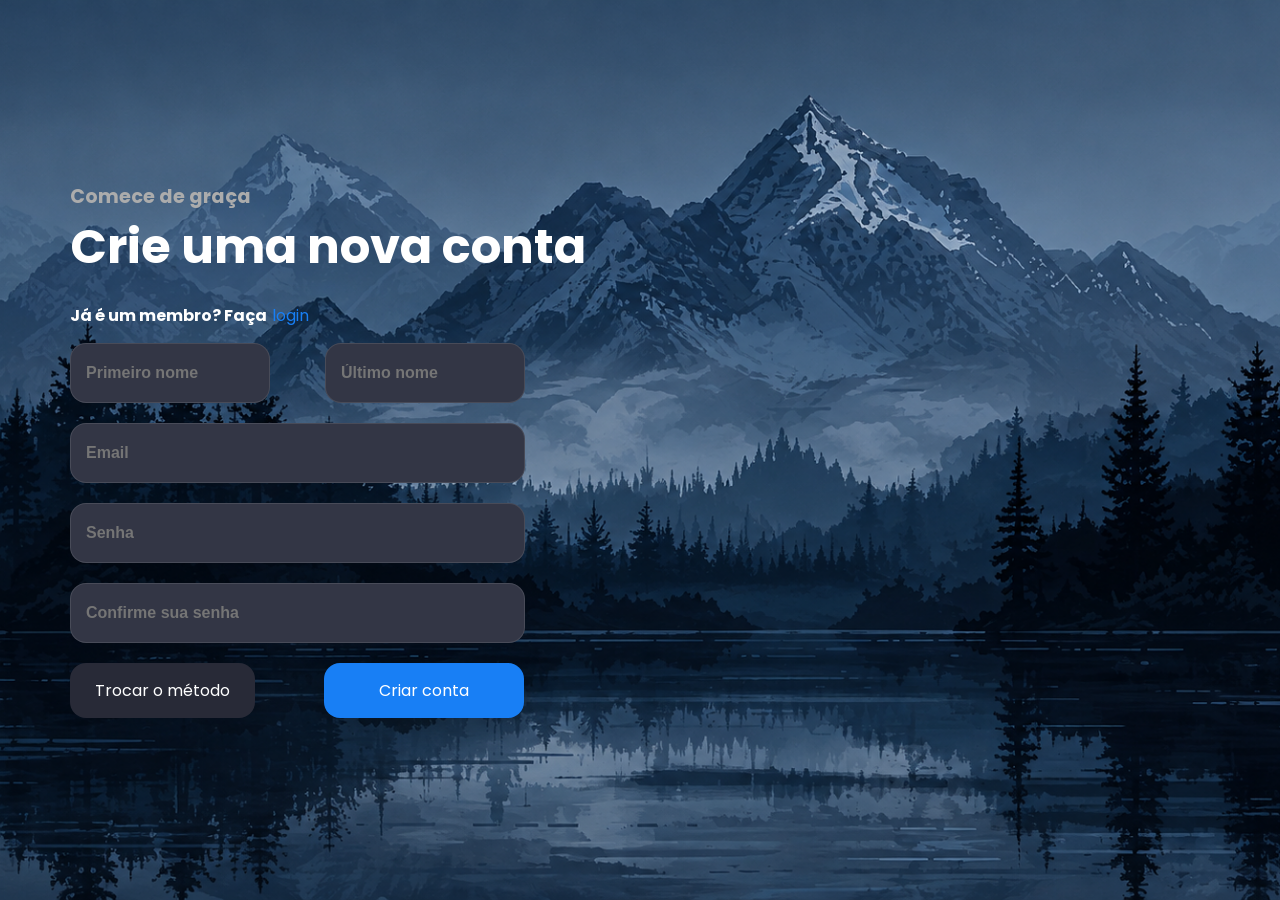
<file: index.html>
<!DOCTYPE html>
<html lang="pt-br">

<head>
    <meta charset="UTF-8">
    <link rel="stylesheet" href="style.css">
    <meta name="viewport" content="width=device-width, initial-scale=1.0">
    <title>Login</title>
</head>

<body>
    <main>
        <div class="content">
            <h2>Comece de graça</h2>
            <h1>Crie uma nova conta</h1>
            <div class="sublinhados">
                <h3>Já é um membro? Faça</h3><a href="login.html">login</a>
            </div>
            <div class="inputs">
                <input type="text" class="input name" placeholder="Primeiro nome" id="primeiroNome">
                <input type="text" class="input name" placeholder="Último nome" id="ultimoNome">
            </div>
            <div class="mailpass">
                <input type="email" class="input email" placeholder="Email" id="inputMail">
                <input type="password" class="input senha" placeholder="Senha" id="inputSenha">
                <input type="password" class="input senha" placeholder="Confirme sua senha" id="confirmeSenha">
            </div>
            <div class="butons">
            <a href="login.html" class="btn metodo">Trocar o método</a>
            <a href="#" class="btn cadastrar" id="cadastrarButton">Criar conta</a>
        </div>

    </main>

    <script src="cadastro.js"></script>
</body>

</html>
</file>
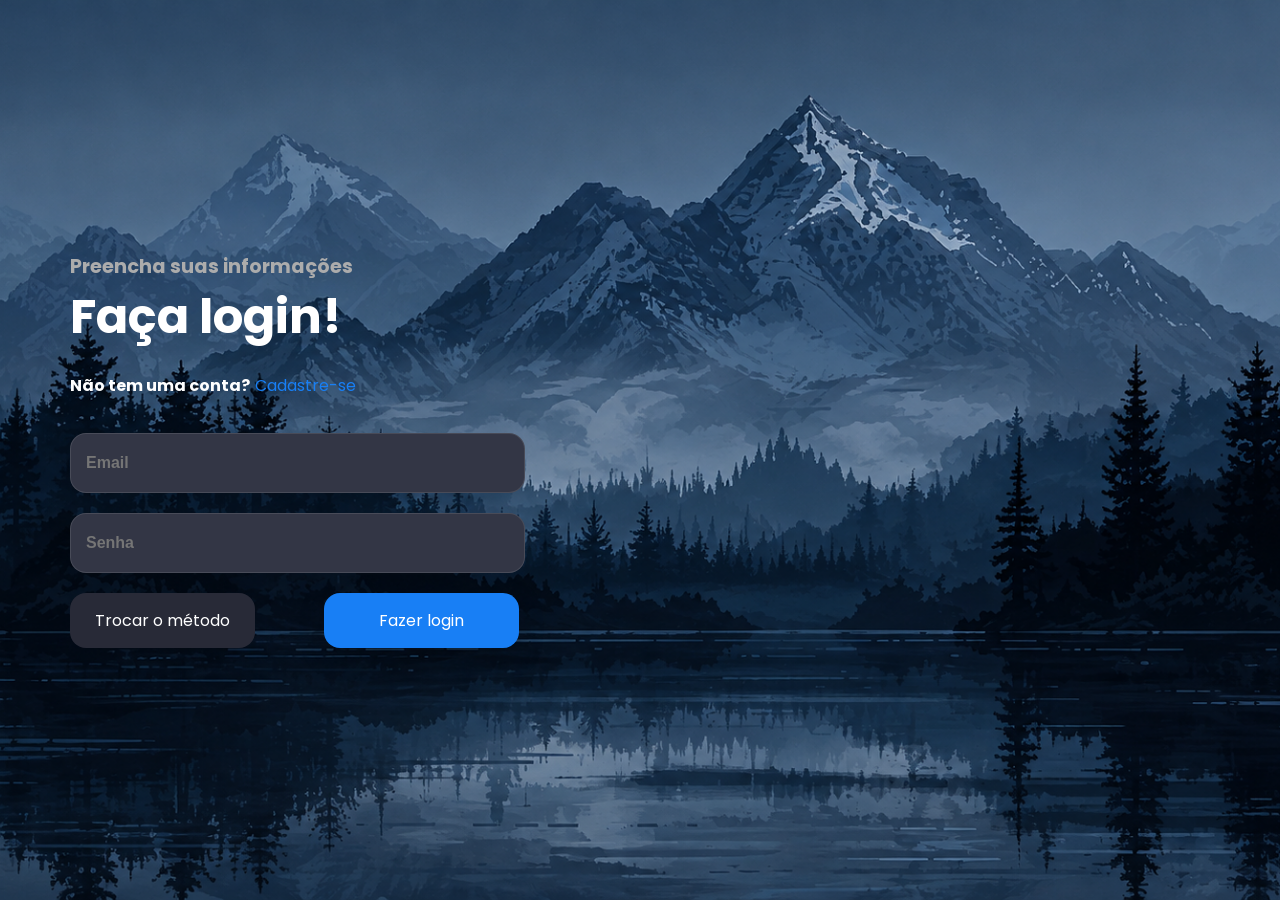
<file: login.html>
<!DOCTYPE html>
<html lang="pt-br">

<head>
    <meta charset="UTF-8">
    <link rel="stylesheet" href="login.css">
    <meta name="viewport" content="width=device-width, initial-scale=1.0">
    <title>Login</title>
</head>

<body>
    <main>
        <div class="content">
            <h2>Preencha suas informações</h2>
            <h1>Faça login!</h1>
            <div class="sublinhados">
                <h3>Não tem uma conta?</h3><a href="index.html">Cadastre-se</a>
            </div>
            <div class="mailpass">
                <input type="email" class="input email" placeholder="Email" id="email">
                <input type="password" class="input senha" placeholder="Senha" id="senha">
            </div>
            <div class="butons">
            <a href="index.html" class="btn metodo">Trocar o método</a>
            <a href="#" class="btn cadastrar" id="loginButton">Fazer login</a>
        </div>

    </main>

    <script src="login.js"></script>
</body>

</html>
</file>
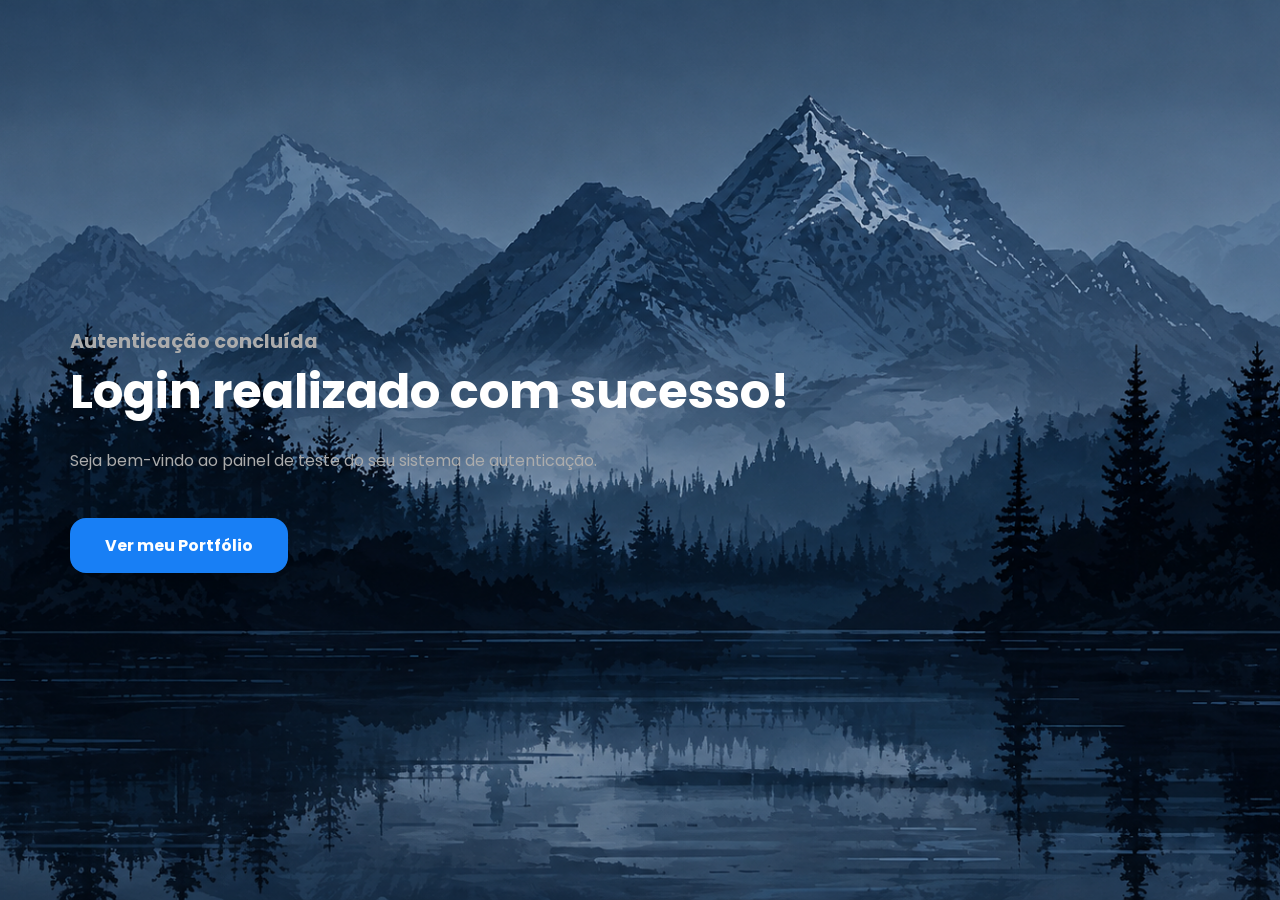
<file: pagina.html>
<!DOCTYPE html>
<html lang="pt-br">

<head>
    <meta charset="UTF-8">
    <meta name="viewport" content="width=device-width, initial-scale=1.0">
    <title>Painel - Portfólio</title>
    <style>
        @import url('https://fonts.googleapis.com/css2?family=Asap+Sharp:ital,wght@0,100..900;1,100..900&family=Changa+One:ital@0;1&family=Lexend:wght@100..900&family=Poppins:ital,wght@0,100;0,200;0,300;0,400;0,500;0,600;0,700;0,800;0,900;1,100;1,200;1,300;1,400;1,500;1,600;1,700;1,800;1,900&display=swap');

        * {
            margin: 0;
            padding: 0;
            box-sizing: border-box;
        }

        main {
            display: flex;
            flex-direction: column;
            justify-content: center;

            background-image: url(img/bg.png);
            background-position: center;
            background-size: cover;
            background-repeat: no-repeat;

            font-family: "Poppins";
            height: 100vh;
            color: white;
        }

        .content {
            margin-left: 70px;
        }

        .content h2 {
            font-size: 1.2rem;
            color: rgb(172, 172, 172);
        }

        .content h1 {
            font-size: 3rem;
            margin-bottom: 20px;
        }

        .content p {
            font-size: 1rem;
            color: rgb(172, 172, 172);
            margin-bottom: 25px;
        }

        a {
            color: white;
            text-decoration: none;
        }

        .butons {
            display: flex;
            gap: 30px;
        }

        .btn {
            padding: 15px 35px;
            background-color: #187ff5;
            border-radius: 16px;
            margin-top: 20px;
            font-family: "Poppins";
            font-weight: bold;
            box-shadow: 0px 8px 24px rgba(0, 0, 0, 0.25);
            transition: transform 0.1s, background-color 0.2s;
            display: inline-block;
        }

        .btn:hover {
            transform: scale(1.05);
            background-color: #3994fc;
        }
    </style>
</head>

<body>
    <main>
        <div class="content">
            <h2>Autenticação concluída</h2>
            <h1>Login realizado com sucesso!</h1>
            <p>Seja bem-vindo ao painel de teste do seu sistema de autenticação.</p>
            
            <div class="butons">
                <a href="https://nyx-portfolio-mu.vercel.app/#main" target="_blank" class="btn">Ver meu Portfólio</a>
            </div>
        </div>
    </main>
</body>

</html>
</file>
<file: style.css>
@import url('https://fonts.googleapis.com/css2?family=Asap+Sharp:ital,wght@0,100..900;1,100..900&family=Changa+One:ital@0;1&family=Lexend:wght@100..900&family=Poppins:ital,wght@0,100;0,200;0,300;0,400;0,500;0,600;0,700;0,800;0,900;1,100;1,200;1,300;1,400;1,500;1,600;1,700;1,800;1,900&display=swap');

* {
    margin: 0;
    padding: 0;
    box-sizing: border-box;
}

main {
    display: flex;
    flex-direction: column;

    justify-content: center;

    background-image: url(img/bg.png);
    background-position: center;
    background-size: cover;
    background-repeat: no-repeat;

    font-family: "Poppins";

    height: 100vh;

    color: white;
}

.content {
    margin-left: 70px;

    h2 {
        font-size: 1.2rem;
        color: rgb(172, 172, 172)
    }

    h1 {
        font-size: 3rem;
        margin-bottom: 20px;
    }

    h3 {
        margin-bottom: 15px;
        font-size: 1rem;
    }
}

.sublinhados {
    display: flex;
    gap: 5px;

    a {
        color: #187ff5;
    }

    a:hover {
        text-decoration: underline;
    }
}

input {
    max-width: 300px;
    background-color: #333645;
    border: 1px solid rgba(255, 255, 255, 0.1);
    color: white;

    font-weight: bold;

    padding: 20px 15px;

    border-radius: 16px;

}

.name {
    max-width: 200px;
    width: 100%;
}

.inputs {
    display: flex;
    gap: 55px;
}

.email {
    margin-top: 20px;
    display: block;
    max-width: 455px;
    width: 100%;


}

input:focus::placeholder {
    color: #3994fc;
}

input {
    font-size: 1rem;
}

.senha {
    display: block;
    margin-top: 20px;
    max-width: 455px;
    width: 100%;
}

a {
    color: white;
    text-decoration: none;
}

.butons {
    display: flex;
    gap: 30px;
}

.btn {
    padding: 15px 25px;
    background-color: #282A37;
    border-radius: 16px;
    margin-top: 20px;

    transition: transform 0.1s;
}

.btn:hover {
    transform: scale(1.1);
}

.metodo:hover {
    background-color: #373949;
}

.cadastrar:hover {
    background-color: #3994fc;
}

.cadastrar {
    margin-left: 39px;
    padding: 15px 55px;
    background-color: #187ff5;
    box-shadow: 0px 8px 24px rgba(0, 0, 0, 0.25);
}
</file>
<file: login.css>
@import url('https://fonts.googleapis.com/css2?family=Asap+Sharp:ital,wght@0,100..900;1,100..900&family=Changa+One:ital@0;1&family=Lexend:wght@100..900&family=Poppins:ital,wght@0,100;0,200;0,300;0,400;0,500;0,600;0,700;0,800;0,900;1,100;1,200;1,300;1,400;1,500;1,600;1,700;1,800;1,900&display=swap');

* {
    margin: 0;
    padding: 0;
    box-sizing: border-box;
}

main {
    display: flex;
    flex-direction: column;

    justify-content: center;

    background-image: url(img/bg.png);
    background-position: center;
    background-size: cover;
    background-repeat: no-repeat;

    font-family: "Poppins";

    height: 100vh;

    color: white;
}

.content {
    margin-left: 70px;

    h2 {
        font-size: 1.2rem;
        color: rgb(172, 172, 172)
    }

    h1 {
        font-size: 3rem;
        margin-bottom: 20px;
    }

    h3 {
        margin-bottom: 15px;
        font-size: 1rem;
    }
}

.sublinhados {
    display: flex;
    gap: 5px;

    a {
        color: #187ff5;
    }

    a:hover {
        text-decoration: underline;
    }
}

input {
    max-width: 300px;
    background-color: #333645;
    border: 1px solid rgba(255, 255, 255, 0.1);
    color: white;

    font-weight: bold;

    padding: 20px 15px;

    border-radius: 16px;

}

.name {
    max-width: 200px;
    width: 100%;
}

.inputs {
    display: flex;
    gap: 55px;
}

.email {
    margin-top: 20px;
    display: block;
    max-width: 455px;
    width: 100%;


}

input:focus::placeholder {
    color: #3994fc;
}

input {
    font-size: 1rem;
}

.senha {
    margin-top: 20px;
    max-width: 455px;
    width: 100%;
}

a {
    color: white;
    text-decoration: none;
}

.butons {
    display: flex;
    gap: 30px;
}

.btn {
    padding: 15px 25px;
    background-color: #282A37;
    border-radius: 16px;
    margin-top: 20px;

    transition: transform 0.1s;
}

.btn:hover {
    transform: scale(1.1);
}

.metodo:hover {
    background-color: #373949;
}

.cadastrar:hover {
    background-color: #3994fc;
}

.cadastrar {
    margin-left: 39px;
    padding: 15px 55px;
    background-color: #187ff5;
    box-shadow: 0px 8px 24px rgba(0, 0, 0, 0.25);
}
</file>
